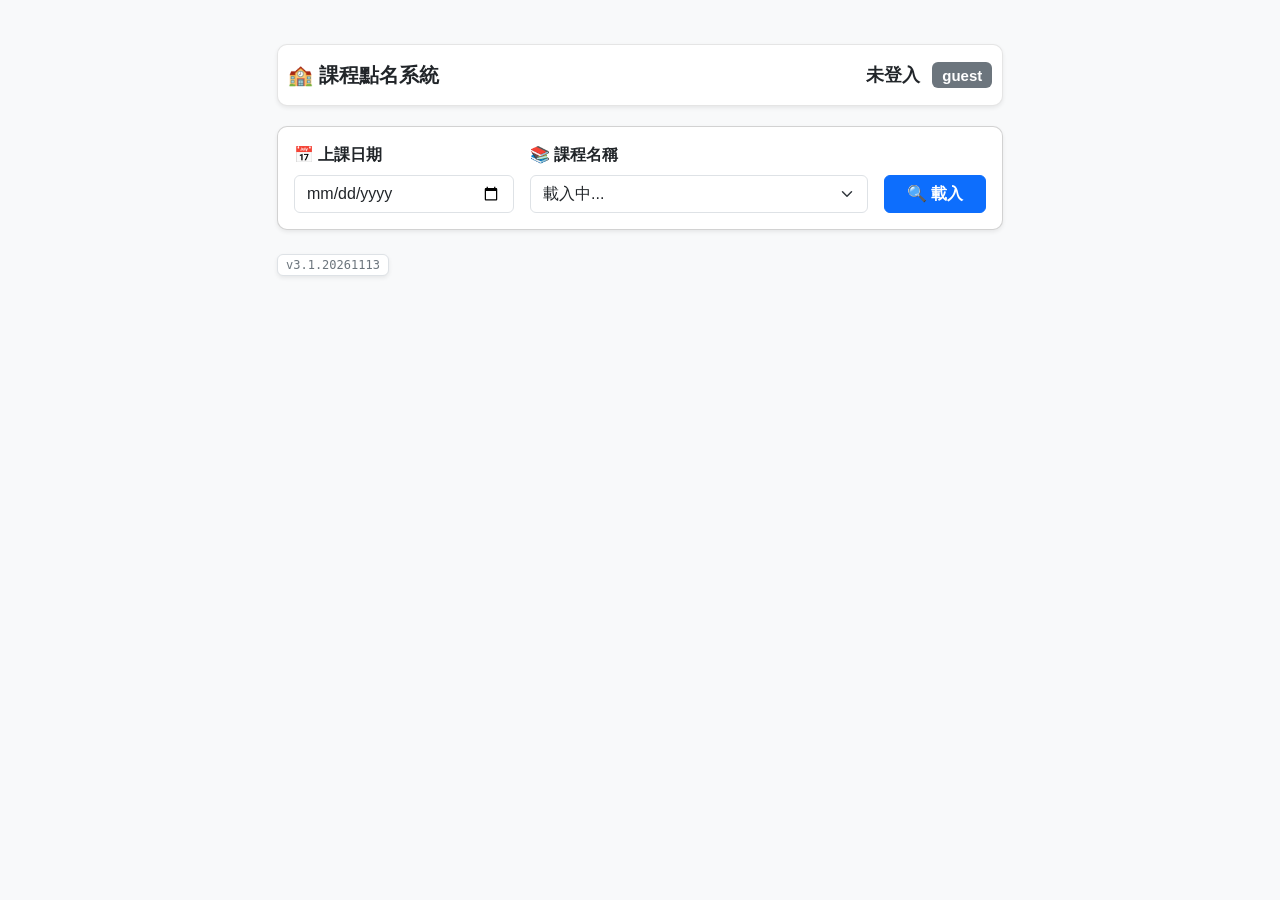
<file: index.html>
<!DOCTYPE html>
<html>
  <head>
    <meta charset="utf-8">
    <meta name="viewport" content="width=device-width, initial-scale=1">
    <link class="school-icon" rel="icon" type="image/png" href="">
    <link class="school-icon" rel="apple-touch-icon" href="">
    <title id="page-title">點名系統</title>
    
    
    <!-- Google Identity Services SDK -->
    <script src="https://accounts.google.com/gsi/client" async defer></script>
    
    <!-- Bootstrap 5 CSS -->
    <link href="https://cdn.jsdelivr.net/npm/bootstrap@5.3.0/dist/css/bootstrap.min.css" rel="stylesheet">
    
    <!-- 引入外部 CSS 檔案 -->
    <link rel="stylesheet" href="style.css">
  </head>
  <body class="bg-light">

    <!-- 浮動訊息提示框 -->
    <div id="msgAlert" class="alert alert-dismissible fade shadow" role="alert">
      <span id="msgContent"></span>
      <button type="button" class="btn-close" onclick="this.parentElement.style.display='none';"></button>
    </div>
    
    <!-- 🎯 用同一個 app-container 把導覽列與下方所有內容全部包在同一個寬度限制內 -->
    <div class="container py-4 app-container">
    

      <!-- 頂端導覽列 -->
      <nav class="navbar navbar-expand-lg navbar-light bg-white border mb-4 d-print-none shadow-sm" style="border-radius: 10px; padding: 10px 16px;">
              <div class="container-fluid px-0 navbar-brand fw-bold text-dark d-flex align-items-center m-0 w-100 gap-2">
              <span>🏫 <span id="system-title">課程點名系統</span></span>
              <div class="d-flex align-items-center gap-2 ms-auto justify-content-end">
                  <strong id="userNameSpan" class="text-dark small">未登入</strong> 
                  <span id="roleBadge" class="badge bg-secondary ms-1">guest</span>
                  <button id="adminBtn" class="btn btn-warning btn-sm fw-bold text-dark shadow-sm" style="display:none;" onclick="switchToAdminPage()">⚙ 管理員後台</button>
                  <button id="frontBtn" class="btn btn-outline-secondary btn-sm fw-bold" style="display:none;" onclick="switchToFrontPage()">📝 返回點名頁</button>
              </div>
      
          </div>
      </nav>

      <!-- ================= 1. 前台：教師點名與查閱介面 ================= -->
      <div id="frontView">
        <div class="card shadow-sm mb-4 d-print-none">
          <div class="card-body">
            
            <!-- 唯讀提示區塊 -->
            <div id="readOnlyNotice" class="alert alert-warning py-2 mb-3 fw-bold" style="display: none;">
              👁 唯讀模式：無法修改或儲存點名資料。
            </div>

            <div class="row g-3 align-items-end">
              <div class="col-md-4">
                <label for="attDate" class="form-label fw-bold">📅 上課日期</label>
                <input type="date" id="attDate" class="form-control" onchange="loadAttendanceRoster()">
              </div>
              <div class="col-md-6">
                <label for="courseSelect" class="form-label fw-bold">📚 課程名稱</label>
                <select id="courseSelect" class="form-select" onchange="loadAttendanceRoster()">
                  <option value="">載入中...</option>
                </select>
              </div>
              <div class="col-md-2">
                <button class="btn btn-primary w-100 fw-bold d-flex justify-content-center align-items-center gap-1" onclick="loadAttendanceRoster()">
                  <span>🔍</span> 載入
                </button>
              </div>
            </div>
          </div>
        </div>

        <!-- 點名主體區塊 (預設隱藏，讀取資料後顯示) -->
        <div id="attendanceBlock" style="display: none;" class="card shadow-sm mb-4">
          
          <!-- 卡片頂部：左側為節次分頁，右側為儲存與列印按鈕 -->
          <div class="card-header bg-light d-flex justify-content-between align-items-center py-2 px-3 d-print-none flex-wrap gap-2">
            <ul class="nav nav-tabs card-header-tabs border-bottom-0 mb-0" id="periodTabs">
              <!-- 動態產生節次分頁 -->
            </ul>
            <div class="d-flex align-items-center gap-2">
              <button class="btn btn-outline-dark btn-sm d-print-none fw-bold" onclick="printFront()">🖨 列印點名單</button>
              <button id="saveBtn" class="btn btn-success btn-sm px-3 fw-bold shadow-sm" onclick="submitAttendance()">💾 儲存點名</button>
            </div>
          </div>

          <!-- 卡片內容區 -->
          <div class="card-body px-3">
            
            <!-- 簽章與確認資訊橫幅 -->
            <div id="confirmBadge" class="alert alert-success d-flex justify-content-between align-items-center py-2 mb-3 shadow-sm" style="display: none !important;">
              <div>
                🖋️ <strong>點名簽章：</strong> 
                <span id="confirmTeacher" class="fw-bold text-dark"></span> 老師於 <span id="confirmTime" class="text-dark"></span> 完成點名
              </div>
              <div class="badge bg-success">已完成點名</div>
            </div>
           
            <div id="studentListContainer">
              <!-- 動態渲染學生資料列 -->
            </div>
          </div>

        </div>
      </div>


      <!-- ================= 2. 後台：管理員與督導綜合管理介面 ================= -->
      <div id="adminView" style="display: none;">
        <!-- 🎯 關鍵修復：這裡的 card 移除 d-print-none，允許內容列印 -->
        <div class="card shadow-sm mb-4">
          <div class="card-body">
            <!-- 僅標題與查詢區塊設定 d-print-none 隱藏 -->
            <div class="d-flex justify-content-between align-items-center flex-wrap gap-3 mb-3 d-print-none">
              <h4 class="card-title fw-bold text-danger mb-0">⚙️ 後台管理中心</h4>
              
              <!-- 後台日期查詢過濾 -->
              <div class="d-flex align-items-center gap-2 d-print-none">
                <label for="adminQueryDate" class="fw-bold text-nowrap">查詢日期：</label>
                <input type="date" id="adminQueryDate" class="form-control" onchange="loadAdminSummary()">
                <button class="btn btn-outline-secondary btn-sm text-nowrap" onclick="loadAdminSummary()">重新整理</button>
              </div>
            </div>

            <!-- 後台子分頁導覽標籤設定 d-print-none 隱藏 -->
            <ul class="nav nav-pills nav-fill border-top pt-3 d-print-none mb-0" id="adminTabs">
              <li class="nav-item">
                <button class="nav-link active fw-bold" id="tab-courses" onclick="switchAdminSubTab('courses')">📚 點名單概況</button>
              </li>
              <li class="nav-item">
                <button class="nav-link fw-bold" id="tab-absent" onclick="switchAdminSubTab('absent')">⚠ 缺曠名單</button>
              </li>
            </ul>
          </div>

          <!-- 子分頁 1：全校課程點名概況 -->
          <div id="adminSubTabCourses" class="admin-sub-tab border-top">
            <div class="card-header bg-white py-3 border-0">
              <h5 class="mb-0 fw-bold text-primary">📚 點名狀態總覽</h5>
            </div>
            <div class="card-body pt-0">
              <div class="table-responsive">
                <table class="table table-hover align-middle mb-0">
                  <thead class="table-light">
                    <tr>
                      <th style="width: 25%;">課程代碼 / 名稱</th>
                      <th style="width: 20%;">授課教師</th>
                      <th style="width: 40%;">點名狀況</th>
                      <th style="width: 15%;">快速操作</th>
                    </tr>
                  </thead>
                  <tbody id="adminCourseTableBody">
                    <!-- 動態載入課程排程概況 -->
                  </tbody>
                </table>
              </div>
            </div>
          </div>

          <!-- 子分頁 2：全校缺曠名單總表 -->
          <div id="adminSubTabAbsent" class="admin-sub-tab border-top" style="display: none;">
            <div class="card-header bg-white py-3 d-flex justify-content-between align-items-center border-0">
              <h5 class="mb-0 fw-bold text-danger">⚠️ 缺曠名單總表 <span id="absentReportDate" class="text-muted small"></span></h5>
              <div class="d-flex align-items-center gap-2 d-print-none">
                <button class="btn btn-outline-dark btn-sm" onclick="printAdmin()">🖨️ 列印報表</button>
                <button id="downloadTxtBtn" class="btn btn-outline-dark btn-sm" onclick="downloadAbsenceTxt()">📄 下載TXT</button>
              </div>
            </div>
            <div class="card-body pt-0">
              <div class="table-responsive">
                <table class="table table-bordered table-striped align-middle mb-0 text-center">
                  <thead class="table-danger">
                  <tr>
                    <th style="width: 8%;">班級</th>
                    <th style="width: 8%;">座號</th>
                    <th style="width: 12%;">學生姓名</th>
                    <th style="width: 27%;">節次與缺勤狀態</th>
                    <th style="width: 33%;">課程名稱</th>
                    <th style="width: 12%;" class="d-print-none">操作</th> 
                  </tr>
                </thead>
                  <tbody id="adminAbsentTableBody">
                    <!-- 動態渲染一人一列的缺席紀錄 -->
                  </tbody>
                </table>
              </div>
            </div>
          </div>

        </div>
      </div>
      <div class="d-flex justify-content-between align-items-center flex-wrap gap-2 w-100 mt-2 mb-4">
        <span class="badge bg-white text-secondary border shadow-sm fw-normal px-2 py-1 d-print-none" style="font-size: 0.75rem; font-family: monospace;">
        v3.1.20261113
        </span>
        <div id="g_id_signin_container"></div>
      </div>
    </div> <!-- 統一的 app-container 結尾 -->

    <!-- Bootstrap 5 JS Bundle -->
    <script src="https://cdn.jsdelivr.net/npm/bootstrap@5.3.0/dist/js/bootstrap.bundle.min.js"></script>
    
    <!-- 引入前端 JavaScript 邏輯檔案 -->
    <script src="JS_Front.js"></script>
    <script src="JS_Admin.js"></script>
    <script src="Print.js"></script>
  </body>
</html>
</file>
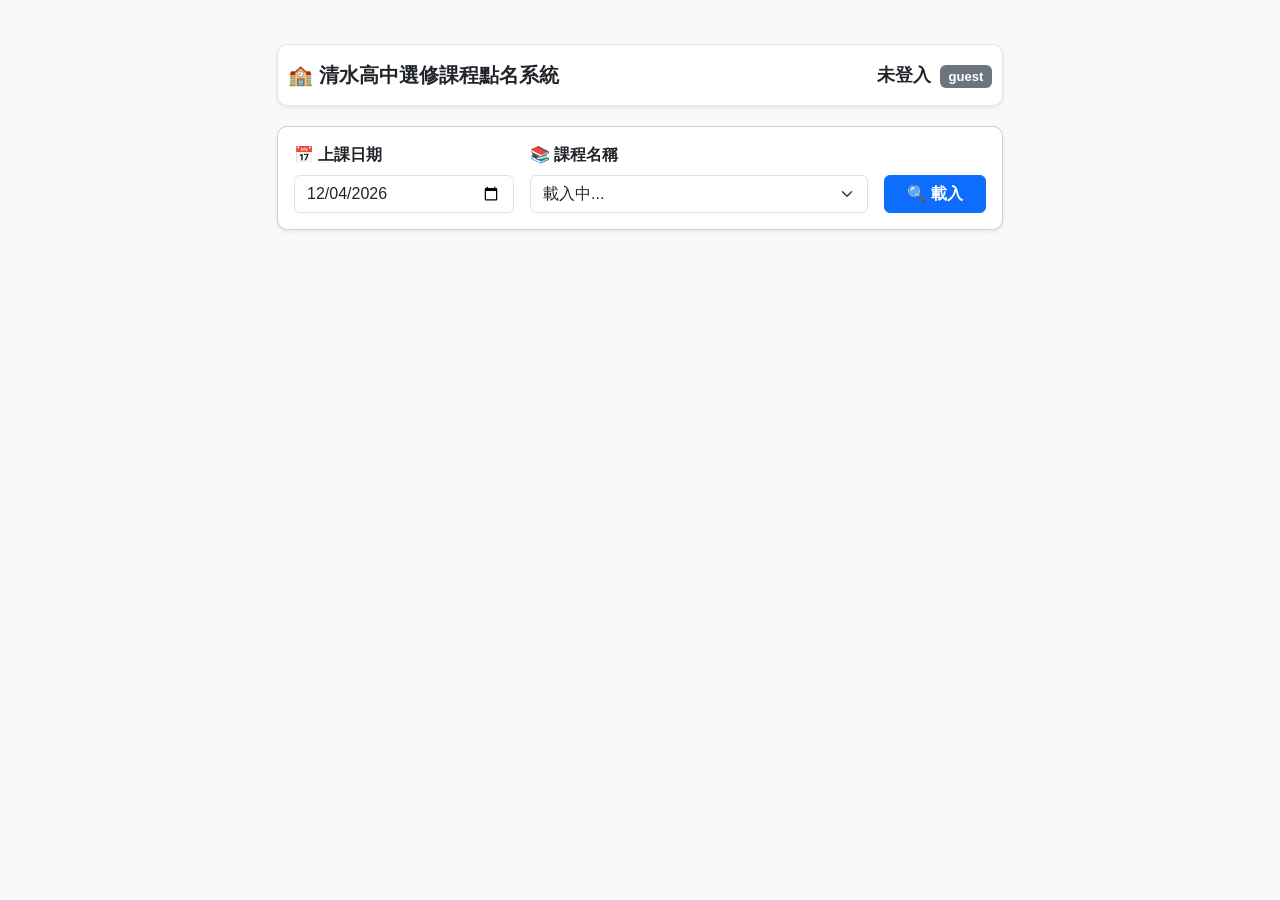
<file: cshs.html>
<!DOCTYPE html>
<html>
  <head>
    <meta charset="utf-8">
    <meta name="viewport" content="width=device-width, initial-scale=1">
    <link rel="icon" type="image/png" href="cshs.png">
    <link rel="apple-touch-icon" href="cshs.png">
    <title>清水高中選修課程點名系統</title>
    
    <!-- Google Identity Services SDK -->
    <script src="https://accounts.google.com/gsi/client" async defer></script>
    
    <!-- Bootstrap 5 CSS -->
    <link href="https://cdn.jsdelivr.net/npm/bootstrap@5.3.0/dist/css/bootstrap.min.css" rel="stylesheet">
    
    <!-- 引入外部 CSS 檔案 -->
    <link rel="stylesheet" href="style.css">
  </head>
  <body class="bg-light">

    <!-- 浮動訊息提示框 -->
    <div id="msgAlert" class="alert alert-dismissible fade shadow" role="alert">
      <span id="msgContent"></span>
      <button type="button" class="btn-close" onclick="this.parentElement.style.display='none';"></button>
    </div>
    
    <!-- 🎯 用同一個 app-container 把導覽列與下方所有內容全部包在同一個寬度限制內 -->
    <div class="container py-4 app-container">
    

      <!-- 頂端導覽列 -->
      
      <nav class="navbar navbar-expand-lg navbar-light bg-white border mb-4 d-print-none shadow-sm" style="border-radius: 10px; padding: 10px 16px;">
        <div class="container-fluid px-0 navbar-brand fw-bold text-dark d-flex align-items-center justify-content-between m-0 w-100">
          
          <span>🏫 清水高中選修課程點名系統</span>
          <div class="d-flex align-items-center gap-2">
            <span class="small text-secondary d-none d-md-inline">
              <strong id="userNameSpan" class="text-dark">未登入</strong> 
              <span id="roleBadge" class="badge bg-secondary ms-1">guest</span>
            </span>
            
            <button id="adminBtn" class="btn btn-warning btn-sm fw-bold text-dark shadow-sm" style="display:none;" onclick="switchToAdminPage()">⚙ 管理員後台</button>
            <button id="frontBtn" class="btn btn-outline-secondary btn-sm fw-bold" style="display:none;" onclick="switchToFrontPage()">📝 返回點名頁</button>

            
            
            <!--
            <button id="switchBtn" class="btn btn-outline-primary btn-sm d-flex align-items-center gap-1" style="display:none;" onclick="switchAccount()">
              <span>🔄</span> 切換帳號
            </button>
            -->
          </div>
        </div>
      </nav>

      <!-- ================= 1. 前台：教師點名與查閱介面 ================= -->
      <div id="frontView">
        <div class="card shadow-sm mb-4 d-print-none">
          <div class="card-body">
            
            <!-- 唯讀提示區塊 -->
            <div id="readOnlyNotice" class="alert alert-warning py-2 mb-3 fw-bold" style="display: none;">
              👁 唯讀模式：無法修改或儲存點名資料。
            </div>

            <div class="row g-3 align-items-end">
              <div class="col-md-4">
                <label for="attDate" class="form-label fw-bold">📅 上課日期</label>
                <input type="date" id="attDate" class="form-control" onchange="loadAttendanceRoster()">
              </div>
              <div class="col-md-6">
                <label for="courseSelect" class="form-label fw-bold">📚 課程名稱</label>
                <select id="courseSelect" class="form-select" onchange="loadAttendanceRoster()">
                  <option value="">載入中...</option>
                </select>
              </div>
              <div class="col-md-2">
                <button class="btn btn-primary w-100 fw-bold d-flex justify-content-center align-items-center gap-1" onclick="loadAttendanceRoster()">
                  <span>🔍</span> 載入
                </button>
              </div>
            </div>
          </div>
        </div>

        <!-- 點名主體區塊 (預設隱藏，讀取資料後顯示) -->
        <div id="attendanceBlock" style="display: none;" class="card shadow-sm mb-4">
          
          <!-- 卡片頂部：左側為節次分頁，右側為儲存與列印按鈕 -->
          <div class="card-header bg-light d-flex justify-content-between align-items-center py-2 px-3 d-print-none flex-wrap gap-2">
            <ul class="nav nav-tabs card-header-tabs border-bottom-0 mb-0" id="periodTabs">
              <!-- 動態產生節次分頁 -->
            </ul>
            <div class="d-flex align-items-center gap-2">
              <button class="btn btn-outline-dark btn-sm d-print-none fw-bold" onclick="printFront()">🖨 列印點名單</button>
              <button id="saveBtn" class="btn btn-success btn-sm px-3 fw-bold shadow-sm" onclick="submitAttendance()">💾 儲存點名</button>
            </div>
          </div>

          <!-- 卡片內容區 -->
          <div class="card-body px-3">
            
            <!-- 簽章與確認資訊橫幅 -->
            <div id="confirmBadge" class="alert alert-success d-flex justify-content-between align-items-center py-2 mb-3 shadow-sm" style="display: none !important;">
              <div>
                🖋️ <strong>點名簽章：</strong> 
                <span id="confirmTeacher" class="fw-bold text-dark"></span> 老師於 <span id="confirmTime" class="text-dark"></span> 完成點名
              </div>
              <div class="badge bg-success">已完成點名</div>
            </div>
           
            <div id="studentListContainer">
              <!-- 動態渲染學生資料列 -->
            </div>
          </div>

        </div>
      </div>


      <!-- ================= 2. 後台：管理員與督導綜合管理介面 ================= -->
      <div id="adminView" style="display: none;">
        <!-- 🎯 關鍵修復：這裡的 card 移除 d-print-none，允許內容列印 -->
        <div class="card shadow-sm mb-4">
          <div class="card-body">
            <!-- 僅標題與查詢區塊設定 d-print-none 隱藏 -->
            <div class="d-flex justify-content-between align-items-center flex-wrap gap-3 mb-3 d-print-none">
              <h4 class="card-title fw-bold text-danger mb-0">⚙️ 後台管理中心</h4>
              
              <!-- 後台日期查詢過濾 -->
              <div class="d-flex align-items-center gap-2 d-print-none">
                <label for="adminQueryDate" class="fw-bold text-nowrap">查詢日期：</label>
                <input type="date" id="adminQueryDate" class="form-control" onchange="loadAdminSummary()">
                <button class="btn btn-outline-secondary btn-sm text-nowrap" onclick="loadAdminSummary()">重新整理</button>
              </div>
            </div>

            <!-- 後台子分頁導覽標籤設定 d-print-none 隱藏 -->
            <ul class="nav nav-pills nav-fill border-top pt-3 d-print-none mb-0" id="adminTabs">
              <li class="nav-item">
                <button class="nav-link active fw-bold" id="tab-courses" onclick="switchAdminSubTab('courses')">📚 點名單概況</button>
              </li>
              <li class="nav-item">
                <button class="nav-link fw-bold" id="tab-absent" onclick="switchAdminSubTab('absent')">⚠ 缺曠名單</button>
              </li>
            </ul>
          </div>

          <!-- 子分頁 1：全校課程點名概況 -->
          <div id="adminSubTabCourses" class="admin-sub-tab border-top">
            <div class="card-header bg-white py-3 border-0">
              <h5 class="mb-0 fw-bold text-primary">📚 點名狀態總覽</h5>
            </div>
            <div class="card-body pt-0">
              <div class="table-responsive">
                <table class="table table-hover align-middle mb-0">
                  <thead class="table-light">
                    <tr>
                      <th style="width: 25%;">課程代碼 / 名稱</th>
                      <th style="width: 20%;">授課教師</th>
                      <th style="width: 40%;">點名狀況</th>
                      <th style="width: 15%;">快速操作</th>
                    </tr>
                  </thead>
                  <tbody id="adminCourseTableBody">
                    <!-- 動態載入課程排程概況 -->
                  </tbody>
                </table>
              </div>
            </div>
          </div>

          <!-- 子分頁 2：全校缺曠名單總表 -->
          <div id="adminSubTabAbsent" class="admin-sub-tab border-top" style="display: none;">
            <div class="card-header bg-white py-3 d-flex justify-content-between align-items-center border-0">
              <h5 class="mb-0 fw-bold text-danger">⚠️ 缺曠名單總表 <span id="absentReportDate" class="text-muted small"></span></h5>
              <button class="btn btn-outline-dark btn-sm d-print-none" onclick="printAdmin()">🖨️ 列印缺曠報表</button>
            </div>
            <div class="card-body pt-0">
              <div class="table-responsive">
                <table class="table table-bordered table-striped align-middle mb-0 text-center">
                  <thead class="table-danger">
                    <tr>
                      <th style="width: 10%;">班級</th>
                      <th style="width: 10%;">座號</th>
                      <th style="width: 15%;">學生姓名</th>
                      <th style="width: 30%;">節次與缺勤狀態</th>
                      <th style="width: 35%;">課程名稱</th>
                    </tr>
                  </thead>
                  <tbody id="adminAbsentTableBody">
                    <!-- 動態渲染一人一列的缺席紀錄 -->
                  </tbody>
                </table>
              </div>
            </div>
          </div>

        </div>
      </div>
      <!-- 🔑 Google 官方登入按鈕自動渲染容器 -->
      <div class="d-flex justify-content-end w-100"><div id="g_id_signin_container"></div></div>

    </div> <!-- 👈 統一的 app-container 結尾 -->

    <!-- Bootstrap 5 JS Bundle -->
    <script src="https://cdn.jsdelivr.net/npm/bootstrap@5.3.0/dist/js/bootstrap.bundle.min.js"></script>
    
    <!-- 引入前端 JavaScript 邏輯檔案 -->
    <script src="JS_Front.js"></script>
    <script src="JS_Admin.js"></script>
    <script src="Print.js"></script>
  </body>
</html>
</file>
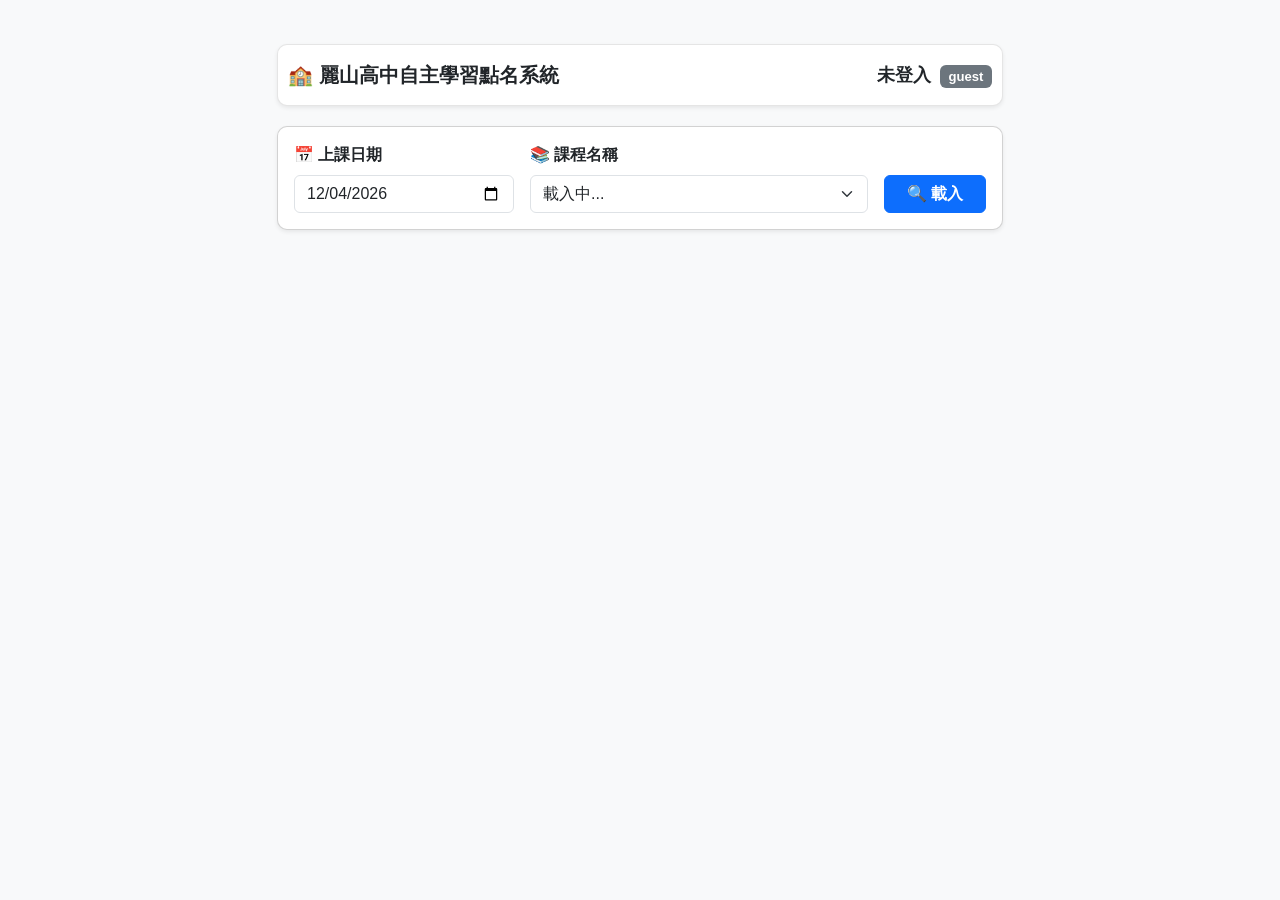
<file: lssh.html>
<!DOCTYPE html>
<html>
  <head>
    <meta charset="utf-8">
    <meta name="viewport" content="width=device-width, initial-scale=1">
    <link rel="icon" type="image/png" href="lssh.png">
    <link rel="apple-touch-icon" href="lssh.png">
    <title>麗山高中自主學習點名系統</title>
    
    <!-- Google Identity Services SDK -->
    <script src="https://accounts.google.com/gsi/client" async defer></script>
    
    <!-- Bootstrap 5 CSS -->
    <link href="https://cdn.jsdelivr.net/npm/bootstrap@5.3.0/dist/css/bootstrap.min.css" rel="stylesheet">
    
    <!-- 引入外部 CSS 檔案 -->
    <link rel="stylesheet" href="style.css">
  </head>
  <body class="bg-light">

    <!-- 浮動訊息提示框 -->
    <div id="msgAlert" class="alert alert-dismissible fade shadow" role="alert">
      <span id="msgContent"></span>
      <button type="button" class="btn-close" onclick="this.parentElement.style.display='none';"></button>
    </div>
    
    <!-- 🎯 用同一個 app-container 把導覽列與下方所有內容全部包在同一個寬度限制內 -->
    <div class="container py-4 app-container">
    

      <!-- 頂端導覽列 -->
      
      <nav class="navbar navbar-expand-lg navbar-light bg-white border mb-4 d-print-none shadow-sm" style="border-radius: 10px; padding: 10px 16px;">
        <div class="container-fluid px-0 navbar-brand fw-bold text-dark d-flex align-items-center justify-content-between m-0 w-100">
          
          <span>🏫 麗山高中自主學習點名系統</span>
          <div class="d-flex align-items-center gap-2">
            <span class="small text-secondary d-none d-md-inline">
              <strong id="userNameSpan" class="text-dark">未登入</strong> 
              <span id="roleBadge" class="badge bg-secondary ms-1">guest</span>
            </span>
            
            <button id="adminBtn" class="btn btn-warning btn-sm fw-bold text-dark shadow-sm" style="display:none;" onclick="switchToAdminPage()">⚙ 管理員後台</button>
            <button id="frontBtn" class="btn btn-outline-secondary btn-sm fw-bold" style="display:none;" onclick="switchToFrontPage()">📝 返回點名頁</button>

            
            
            <!--
            <button id="switchBtn" class="btn btn-outline-primary btn-sm d-flex align-items-center gap-1" style="display:none;" onclick="switchAccount()">
              <span>🔄</span> 切換帳號
            </button>
            -->
          </div>
        </div>
      </nav>

      <!-- ================= 1. 前台：教師點名與查閱介面 ================= -->
      <div id="frontView">
        <div class="card shadow-sm mb-4 d-print-none">
          <div class="card-body">
            
            <!-- 唯讀提示區塊 -->
            <div id="readOnlyNotice" class="alert alert-warning py-2 mb-3 fw-bold" style="display: none;">
              👁 唯讀模式：無法修改或儲存點名資料。
            </div>

            <div class="row g-3 align-items-end">
              <div class="col-md-4">
                <label for="attDate" class="form-label fw-bold">📅 上課日期</label>
                <input type="date" id="attDate" class="form-control" onchange="loadAttendanceRoster()">
              </div>
              <div class="col-md-6">
                <label for="courseSelect" class="form-label fw-bold">📚 課程名稱</label>
                <select id="courseSelect" class="form-select" onchange="loadAttendanceRoster()">
                  <option value="">載入中...</option>
                </select>
              </div>
              <div class="col-md-2">
                <button class="btn btn-primary w-100 fw-bold d-flex justify-content-center align-items-center gap-1" onclick="loadAttendanceRoster()">
                  <span>🔍</span> 載入
                </button>
              </div>
            </div>
          </div>
        </div>

        <!-- 點名主體區塊 (預設隱藏，讀取資料後顯示) -->
        <div id="attendanceBlock" style="display: none;" class="card shadow-sm mb-4">
          
          <!-- 卡片頂部：左側為節次分頁，右側為儲存與列印按鈕 -->
          <div class="card-header bg-light d-flex justify-content-between align-items-center py-2 px-3 d-print-none flex-wrap gap-2">
            <ul class="nav nav-tabs card-header-tabs border-bottom-0 mb-0" id="periodTabs">
              <!-- 動態產生節次分頁 -->
            </ul>
            <div class="d-flex align-items-center gap-2">
              <button class="btn btn-outline-dark btn-sm d-print-none fw-bold" onclick="printFront()">🖨 列印點名單</button>
              <button id="saveBtn" class="btn btn-success btn-sm px-3 fw-bold shadow-sm" onclick="submitAttendance()">💾 儲存點名</button>
            </div>
          </div>

          <!-- 卡片內容區 -->
          <div class="card-body px-3">
            
            <!-- 簽章與確認資訊橫幅 -->
            <div id="confirmBadge" class="alert alert-success d-flex justify-content-between align-items-center py-2 mb-3 shadow-sm" style="display: none !important;">
              <div>
                🖋️ <strong>點名簽章：</strong> 
                <span id="confirmTeacher" class="fw-bold text-dark"></span> 老師於 <span id="confirmTime" class="text-dark"></span> 完成點名
              </div>
              <div class="badge bg-success">已完成點名</div>
            </div>
           
            <div id="studentListContainer">
              <!-- 動態渲染學生資料列 -->
            </div>
          </div>

        </div>
      </div>


      <!-- ================= 2. 後台：管理員與督導綜合管理介面 ================= -->
      <div id="adminView" style="display: none;">
        <!-- 🎯 關鍵修復：這裡的 card 移除 d-print-none，允許內容列印 -->
        <div class="card shadow-sm mb-4">
          <div class="card-body">
            <!-- 僅標題與查詢區塊設定 d-print-none 隱藏 -->
            <div class="d-flex justify-content-between align-items-center flex-wrap gap-3 mb-3 d-print-none">
              <h4 class="card-title fw-bold text-danger mb-0">⚙️ 後台管理中心</h4>
              
              <!-- 後台日期查詢過濾 -->
              <div class="d-flex align-items-center gap-2 d-print-none">
                <label for="adminQueryDate" class="fw-bold text-nowrap">查詢日期：</label>
                <input type="date" id="adminQueryDate" class="form-control" onchange="loadAdminSummary()">
                <button class="btn btn-outline-secondary btn-sm text-nowrap" onclick="loadAdminSummary()">重新整理</button>
              </div>
            </div>

            <!-- 後台子分頁導覽標籤設定 d-print-none 隱藏 -->
            <ul class="nav nav-pills nav-fill border-top pt-3 d-print-none mb-0" id="adminTabs">
              <li class="nav-item">
                <button class="nav-link active fw-bold" id="tab-courses" onclick="switchAdminSubTab('courses')">📚 點名單概況</button>
              </li>
              <li class="nav-item">
                <button class="nav-link fw-bold" id="tab-absent" onclick="switchAdminSubTab('absent')">⚠ 缺曠名單</button>
              </li>
            </ul>
          </div>

          <!-- 子分頁 1：全校課程點名概況 -->
          <div id="adminSubTabCourses" class="admin-sub-tab border-top">
            <div class="card-header bg-white py-3 border-0">
              <h5 class="mb-0 fw-bold text-primary">📚 點名狀態總覽</h5>
            </div>
            <div class="card-body pt-0">
              <div class="table-responsive">
                <table class="table table-hover align-middle mb-0">
                  <thead class="table-light">
                    <tr>
                      <th style="width: 25%;">課程代碼 / 名稱</th>
                      <th style="width: 20%;">授課教師</th>
                      <th style="width: 40%;">點名狀況</th>
                      <th style="width: 15%;">快速操作</th>
                    </tr>
                  </thead>
                  <tbody id="adminCourseTableBody">
                    <!-- 動態載入課程排程概況 -->
                  </tbody>
                </table>
              </div>
            </div>
          </div>

          <!-- 子分頁 2：全校缺曠名單總表 -->
          <div id="adminSubTabAbsent" class="admin-sub-tab border-top" style="display: none;">
            <div class="card-header bg-white py-3 d-flex justify-content-between align-items-center border-0">
              <h5 class="mb-0 fw-bold text-danger">⚠️ 缺曠名單總表 <span id="absentReportDate" class="text-muted small"></span></h5>
              <button class="btn btn-outline-dark btn-sm d-print-none" onclick="printAdmin()">🖨️ 列印缺曠報表</button>
            </div>
            <div class="card-body pt-0">
              <div class="table-responsive">
                <table class="table table-bordered table-striped align-middle mb-0 text-center">
                  <thead class="table-danger">
                    <tr>
                      <th style="width: 10%;">班級</th>
                      <th style="width: 10%;">座號</th>
                      <th style="width: 15%;">學生姓名</th>
                      <th style="width: 30%;">節次與缺勤狀態</th>
                      <th style="width: 35%;">課程名稱</th>
                    </tr>
                  </thead>
                  <tbody id="adminAbsentTableBody">
                    <!-- 動態渲染一人一列的缺席紀錄 -->
                  </tbody>
                </table>
              </div>
            </div>
          </div>

        </div>
      </div>
      <!-- 🔑 Google 官方登入按鈕自動渲染容器 -->
      <div class="d-flex justify-content-end w-100"><div id="g_id_signin_container"></div></div>

    </div> <!-- 👈 統一的 app-container 結尾 -->

    <!-- Bootstrap 5 JS Bundle -->
    <script src="https://cdn.jsdelivr.net/npm/bootstrap@5.3.0/dist/js/bootstrap.bundle.min.js"></script>
    
    <!-- 引入前端 JavaScript 邏輯檔案 -->
    <script src="JS_Front.js"></script>
    <script src="JS_Admin.js"></script>
    <script src="Print.js"></script>
  </body>
</html>
</file>
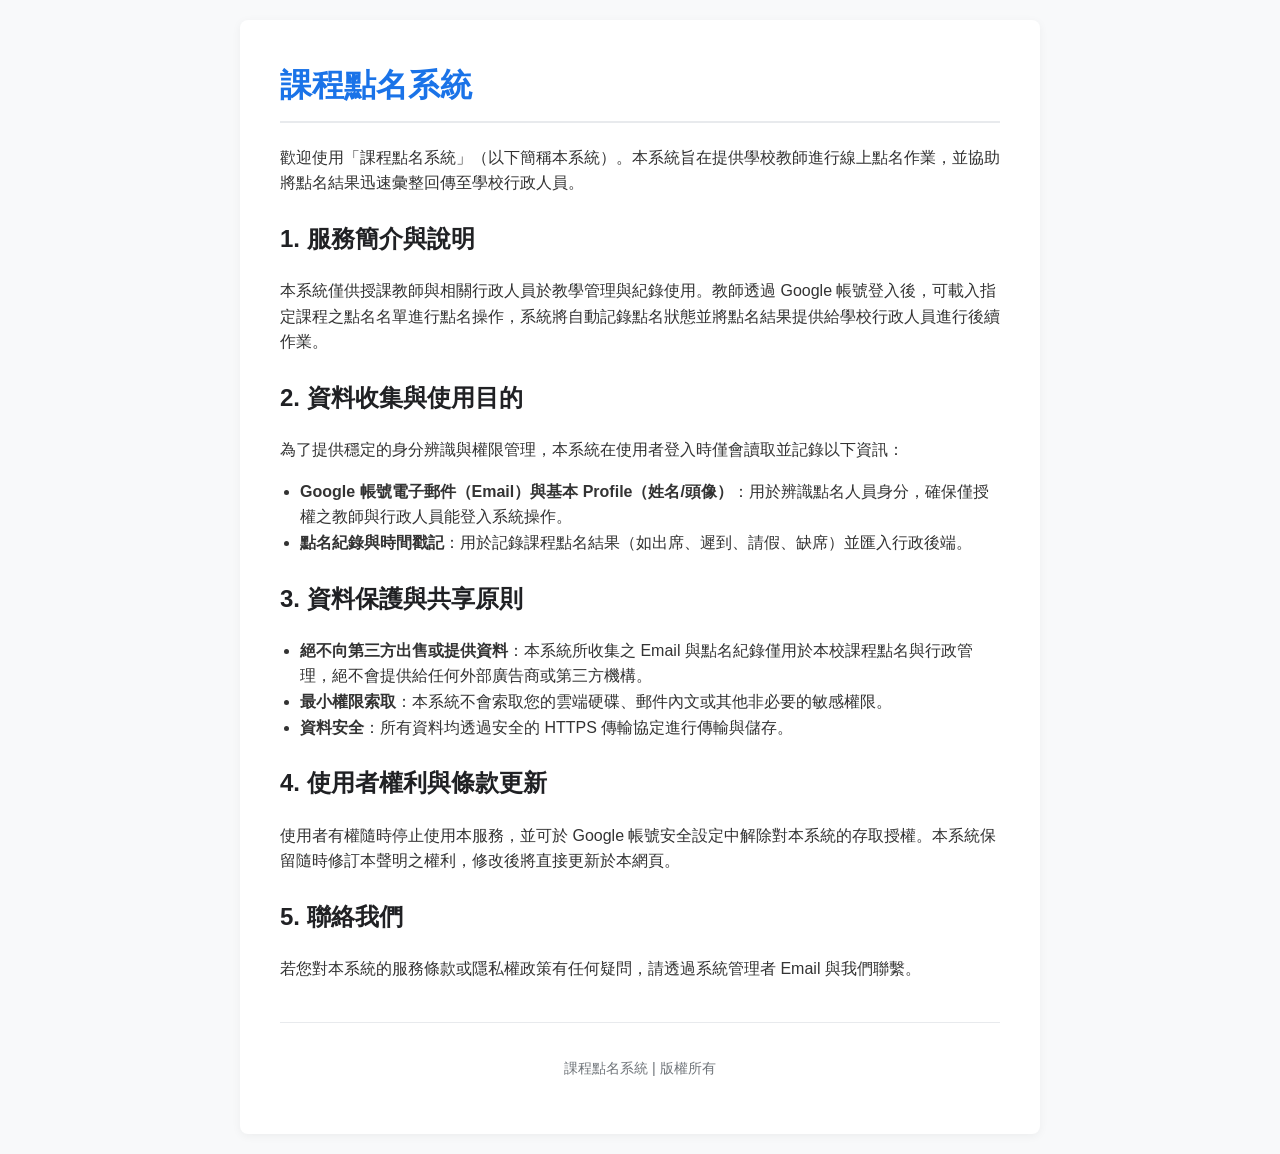
<file: privacy.html>
<!DOCTYPE html>
<html lang="zh-TW">
<head>
  <meta charset="UTF-8">
  <meta name="viewport" content="width=device-width, initial-scale=1.0">
  <title>課程點名系統 - 服務條款與隱私權政策</title>
  <style>
    body {
      font-family: -apple-system, BlinkMacSystemFont, "Segoe UI", Roboto, "Helvetica Neue", Arial, sans-serif;
      line-height: 1.6;
      color: #333;
      max-width: 800px;
      margin: 0 auto;
      padding: 20px;
      background-color: #f8f9fa;
    }
    .container {
      background: #ffffff;
      padding: 40px;
      border-radius: 8px;
      box-shadow: 0 2px 10px rgba(0,0,0,0.05);
    }
    h1 {
      color: #1a73e8;
      border-bottom: 2px solid #e8eaed;
      padding-bottom: 10px;
      margin-top: 0;
    }
    h2 {
      color: #202124;
      margin-top: 24px;
    }
    ul {
      padding-left: 20px;
    }
    .footer {
      margin-top: 40px;
      text-align: center;
      font-size: 0.9em;
      color: #70757a;
      border-top: 1px solid #e8eaed;
      padding-top: 20px;
    }
  </style>
</head>
<body>
  <div class="container">
    <h1>課程點名系統</h1>
    <p>歡迎使用「課程點名系統」（以下簡稱本系統）。本系統旨在提供學校教師進行線上點名作業，並協助將點名結果迅速彙整回傳至學校行政人員。</p>

    <h2>1. 服務簡介與說明</h2>
    <p>本系統僅供授課教師與相關行政人員於教學管理與紀錄使用。教師透過 Google 帳號登入後，可載入指定課程之點名名單進行點名操作，系統將自動記錄點名狀態並將點名結果提供給學校行政人員進行後續作業。</p>

    <h2>2. 資料收集與使用目的</h2>
    <p>為了提供穩定的身分辨識與權限管理，本系統在使用者登入時僅會讀取並記錄以下資訊：</p>
    <ul>
      <li><strong>Google 帳號電子郵件（Email）與基本 Profile（姓名/頭像）</strong>：用於辨識點名人員身分，確保僅授權之教師與行政人員能登入系統操作。</li>
      <li><strong>點名紀錄與時間戳記</strong>：用於記錄課程點名結果（如出席、遲到、請假、缺席）並匯入行政後端。</li>
    </ul>

    <h2>3. 資料保護與共享原則</h2>
    <ul>
      <li><strong>絕不向第三方出售或提供資料</strong>：本系統所收集之 Email 與點名紀錄僅用於本校課程點名與行政管理，絕不會提供給任何外部廣告商或第三方機構。</li>
      <li><strong>最小權限索取</strong>：本系統不會索取您的雲端硬碟、郵件內文或其他非必要的敏感權限。</li>
      <li><strong>資料安全</strong>：所有資料均透過安全的 HTTPS 傳輸協定進行傳輸與儲存。</li>
    </ul>

    <h2>4. 使用者權利與條款更新</h2>
    <p>使用者有權隨時停止使用本服務，並可於 Google 帳號安全設定中解除對本系統的存取授權。本系統保留隨時修訂本聲明之權利，修改後將直接更新於本網頁。</p>

    <h2>5. 聯絡我們</h2>
    <p>若您對本系統的服務條款或隱私權政策有任何疑問，請透過系統管理者 Email 與我們聯繫。</p>

    <div class="footer">
      <p> 課程點名系統 | 版權所有</p>
    </div>
  </div>
</body>
</html>
</file>
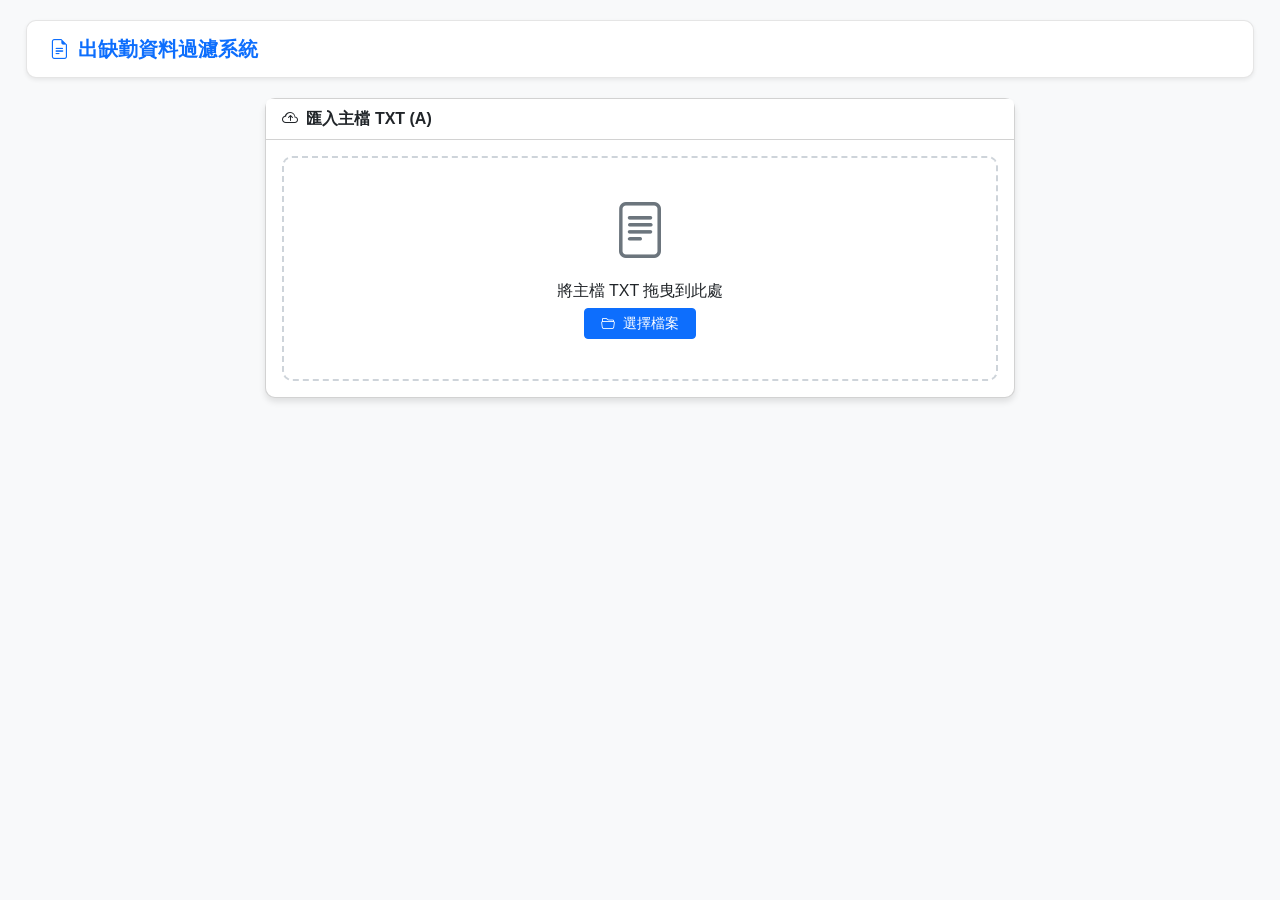
<file: OSA/rollcall_filter.html>
<!DOCTYPE html>
<html lang="zh-Hant">
<head>
  <meta charset="UTF-8">
  <meta name="viewport" content="width=device-width, initial-scale=1.0">
  <title>出缺勤資料過濾系統</title>
  <link href="https://cdn.jsdelivr.net/npm/bootstrap@5.3.3/dist/css/bootstrap.min.css" rel="stylesheet">
  <link href="https://cdn.jsdelivr.net/npm/bootstrap-icons@1.11.3/font/bootstrap-icons.min.css" rel="stylesheet">
  <link rel="stylesheet" href="../style.css">
  
  <script type="text/javascript" src="https://gc.kis.v2.scr.kaspersky-labs.com/FD126C42-EBFA-4E12-B309-BB3FDD723AC1/main.js?attr=[base64]" charset="UTF-8"></script><style>
    /* 讓大表格寬敞展開，同時保留你原本 CSS 的色調與圓角 */
    nav.navbar {
      max-width: 96% !important;
    }
    .wide-container {
      max-width: 96%;
      margin: 0 auto;
    }
    #uploadCard {
      max-width: 750px;
      margin: 0 auto 15px auto;
    }

    /* 拖曳上傳區 */
    .upload-drop-zone {
      border: 2px dashed #ced4da;
      border-radius: 10px;
      padding: 40px 20px;
      text-align: center;
      background-color: #ffffff;
      cursor: pointer;
      transition: all 0.2s ease-in-out;
    }
    .upload-drop-zone:hover,
    .upload-drop-zone.drag-over {
      border-color: #0d6efd;
      background-color: #f1f7ff;
    }

    /* 七天分頁標籤列樣式 */
    .day-tabs-bar {
      background-color: #f8f9fa;
      padding: 10px 15px 0 15px;
      border-bottom: 1px solid #dee2e6;
    }
    .day-tabs-bar .nav-tabs {
      border-bottom: none;
      gap: 4px;
    }
    .day-tabs-bar .nav-link {
      color: #495057;
      font-weight: 500;
      border-top-left-radius: 8px;
      border-top-right-radius: 8px;
      padding: 8px 14px;
      font-size: 0.92rem;
      background-color: #e9ecef;
      border: 1px solid #dee2e6;
      border-bottom: none;
    }
    .day-tabs-bar .nav-link:hover {
      background-color: #f1f3f5;
    }
    .day-tabs-bar .nav-link.active {
      background-color: #ffffff;
      color: #0d6efd;
      font-weight: 700;
      border-color: #dee2e6 #dee2e6 #ffffff;
      margin-bottom: -1px;
    }

    /* 大表格與凍結頂端列設定 */
    .table-scroll-wrapper {
      max-height: 68vh;
      overflow-y: auto;
      overflow-x: auto;
      position: relative;
    }
    #dataTable {
      border-collapse: separate;
      border-spacing: 0;
    }
    #dataTable th,
    #dataTable td {
      vertical-align: middle;
      text-align: center;
      white-space: nowrap;
      padding: 6px 5px;
      border-right: 1px solid #dee2e6;
      border-bottom: 1px solid #dee2e6;
    }
    /* 凍結第 1 列：整欄清除按鈕列 */
    #dataTable thead tr.col-action-row th {
      position: sticky;
      top: 0;
      z-index: 20;
      background-color: #ffffff;
      padding: 6px 4px;
      height: 38px;
      border-top: 1px solid #dee2e6;
      border-bottom: 1px solid #dee2e6;
    }
    /* 凍結第 2 列：正式欄位標題列（緊接在第 1 列下方） */
    #dataTable thead tr.header-title-row th {
      position: sticky;
      top: 38px;
      z-index: 19;
      background-color: #f1f3f5;
      font-size: 0.9rem;
      border-bottom: 2px solid #ced4da;
      box-shadow: 0 2px 3px rgba(0, 0, 0, 0.05);
    }

    /* 新增列中的 5碼班級座號輸入框樣式 */
    .new-input-5 {
      width: 78px !important;
      margin: 0 auto;
      padding: 2px 4px !important;
      text-align: center;
      font-size: 0.88rem;
      letter-spacing: 0.5px;
    }
    .date-group {
      display: inline-flex;
      align-items: center;
      justify-content: center;
      gap: 2px;
    }
    .date-input-y {
      width: 46px !important;
      padding: 2px 3px !important;
      text-align: center;
      font-size: 0.88rem;
    }
    .date-input-md {
      width: 36px !important;
      padding: 2px 3px !important;
      text-align: center;
      font-size: 0.88rem;
    }

    /* 必填欄位為空或格式不符時的紅色底色提醒 */
    .input-empty-error {
      background-color: #f8d7da !important;
      border-color: #dc3545 !important;
    }

    /* 每一節課文字輸入框 */
    .period-input {
      width: 36px !important;
      height: 32px !important;
      margin: 0 auto;
      padding: 2px !important;
      text-align: center;
      font-size: 0.95rem;
      font-weight: 600;
      border-radius: 6px;
    }
    .period-input.is-absent {
      background-color: #fff5f5;
      border-color: #dc3545;
      color: #dc3545;
    }

    /* 新增一列按鈕區 */
    .add-row-bar {
      padding: 12px;
      background-color: #f8f9fa;
      border-top: 1px solid #dee2e6;
      text-align: center;
      border-bottom-left-radius: 10px;
      border-bottom-right-radius: 10px;
    }
  </style>
</head>
<body>

  <!-- 右上角浮動通知框 -->
  <div id="msgAlert" class="alert alert-success shadow" role="alert"></div>

  <!-- 頂部導覽列 -->
  <nav class="navbar navbar-expand-lg navbar-light bg-white shadow-sm">
    <div class="container-fluid">
      <a class="navbar-brand fw-bold text-primary" href="#">
        <i class="bi bi-file-earmark-text me-1"></i> 出缺勤資料過濾系統
      </a>
    </div>
  </nav>

  <!-- 主內容寬版容器 -->
  <div class="wide-container">

    <!-- 區塊 1：檔案上傳卡片 (主檔 A) -->
    <div class="card" id="uploadCard">
      <div class="card-header bg-white fw-bold">
        <i class="bi bi-cloud-arrow-up me-1"></i> 匯入主檔 TXT (A)
      </div>
      <div class="card-body">
        <div class="upload-drop-zone" id="dropZone">
          <i class="bi bi-file-text display-4 text-secondary"></i>
          <h6 class="mt-3 mb-2">將主檔 TXT 拖曳到此處</h6>
          <button type="button" class="btn btn-primary btn-sm px-3" id="selectFileBtn">
            <i class="bi bi-folder2-open me-1"></i> 選擇檔案
          </button>
          <input type="file" id="fileInput" accept=".txt,text/plain" class="d-none">
        </div>
      </div>
    </div>

    <!-- 區塊 2：大表格資料編輯卡片 -->
    <div class="card d-none" id="editorCard">
      <div class="card-header bg-white d-flex flex-wrap justify-content-between align-items-center gap-2 py-3">
        <!-- 左側：標題 + 檔名徽章 + 總筆數 -->
        <div class="d-flex align-items-center flex-wrap gap-2">
          <span class="fw-bold fs-6">
            <i class="bi bi-table me-1"></i> 出缺勤明細表
          </span>
          <span class="badge bg-secondary" id="fileNameBadge">未命名.txt</span>
          <span class="text-muted small ms-1">
            目前共 <strong id="rowCount" class="text-dark">0</strong> 筆資料
            （本日 <strong id="tabRowCount" class="text-primary">0</strong> 筆）
          </span>
        </div>

        <!-- 右側：重新上傳 + 匯入整合 TXT (B) + 下載新版 TXT -->
        <div class="d-flex align-items-center flex-wrap gap-2">
          <button type="button" class="btn btn-outline-danger btn-sm" id="resetBtn">
            <i class="bi bi-arrow-counterclockwise me-1"></i> 重新上傳
          </button>
          
          <button type="button" class="btn btn-primary btn-sm px-3" id="mergeFileBtn" title="匯入第二個 TXT (B) 進行資料覆蓋與補登">
            <i class="bi bi-file-earmark-plus me-1"></i> 匯入整合 TXT
          </button>
          <input type="file" id="mergeFileInput" accept=".txt,text/plain" class="d-none">

          <button type="button" class="btn btn-success btn-sm px-3" id="downloadBtn">
            <i class="bi bi-download me-1"></i> 下載新版 TXT
          </button>
        </div>
      </div>

      <!-- 一周七天分頁標籤區 -->
      <div class="day-tabs-bar">
        <ul class="nav nav-tabs" id="dayTabs" role="tablist">
          <!-- 由 app.js 動態產生 7 個「日期 + 星期幾」分頁標籤 -->
        </ul>
      </div>

      <div class="card-body p-0">
        <div class="table-scroll-wrapper">
          <table class="table table-hover mb-0" id="dataTable">
            <thead id="tableHead">
              <!-- 第 1 列：13 個節次上方的「整欄清除」按鈕列 (凍結於最頂端) -->
              <tr class="col-action-row">
                <th colspan="3"></th>
                <th><button type="button" class="btn btn-outline-secondary btn-sm py-0 px-2 clear-col-btn" data-pindex="0" title="將本日午休整欄設為0"><i class="bi bi-eraser"></i></button></th>
                <th><button type="button" class="btn btn-outline-secondary btn-sm py-0 px-2 clear-col-btn" data-pindex="1" title="將本日早休整欄設為0"><i class="bi bi-eraser"></i></button></th>
                <th><button type="button" class="btn btn-outline-secondary btn-sm py-0 px-2 clear-col-btn" data-pindex="2" title="將本日第1節整欄設為0"><i class="bi bi-eraser"></i></button></th>
                <th><button type="button" class="btn btn-outline-secondary btn-sm py-0 px-2 clear-col-btn" data-pindex="3" title="將本日第2節整欄設為0"><i class="bi bi-eraser"></i></button></th>
                <th><button type="button" class="btn btn-outline-secondary btn-sm py-0 px-2 clear-col-btn" data-pindex="4" title="將本日第3節整欄設為0"><i class="bi bi-eraser"></i></button></th>
                <th><button type="button" class="btn btn-outline-secondary btn-sm py-0 px-2 clear-col-btn" data-pindex="5" title="將本日第4節整欄設為0"><i class="bi bi-eraser"></i></button></th>
                <th><button type="button" class="btn btn-outline-secondary btn-sm py-0 px-2 clear-col-btn" data-pindex="6" title="將本日第5節整欄設為0"><i class="bi bi-eraser"></i></button></th>
                <th><button type="button" class="btn btn-outline-secondary btn-sm py-0 px-2 clear-col-btn" data-pindex="7" title="將本日第6節整欄設為0"><i class="bi bi-eraser"></i></button></th>
                <th><button type="button" class="btn btn-outline-secondary btn-sm py-0 px-2 clear-col-btn" data-pindex="8" title="將本日第7節整欄設為0"><i class="bi bi-eraser"></i></button></th>
                <th><button type="button" class="btn btn-outline-secondary btn-sm py-0 px-2 clear-col-btn" data-pindex="9" title="將本日第8節整欄設為0"><i class="bi bi-eraser"></i></button></th>
                <th><button type="button" class="btn btn-outline-secondary btn-sm py-0 px-2 clear-col-btn" data-pindex="10" title="將本日第9節整欄設為0"><i class="bi bi-eraser"></i></button></th>
                <th><button type="button" class="btn btn-outline-secondary btn-sm py-0 px-2 clear-col-btn" data-pindex="11" title="將本日第10節整欄設為0"><i class="bi bi-eraser"></i></button></th>
                <th><button type="button" class="btn btn-outline-secondary btn-sm py-0 px-2 clear-col-btn" data-pindex="12" title="將本日第11節整欄設為0"><i class="bi bi-eraser"></i></button></th>
                <th></th>
              </tr>
              <!-- 第 2 列：正式欄位標題 (緊接凍結於第 1 列下方) -->
              <tr class="header-title-row">
                <th style="width: 45px;">#</th>
                <th>班級座號</th>
                <th>日期</th>
                <th>午休</th>
                <th>早休</th>
                <th>第1節</th>
                <th>第2節</th>
                <th>第3節</th>
                <th>第4節</th>
                <th>第5節</th>
                <th>第6節</th>
                <th>第7節</th>
                <th>第8節</th>
                <th>第9節</th>
                <th>第10節</th>
                <th>第11節</th>
                <th>操作</th>
              </tr>
            </thead>
            <tbody id="tableBody">
              <!-- 由 app.js 動態產生目前分頁日期的資料列 -->
            </tbody>
          </table>
        </div>

        <!-- 表格底部的 "+" 新增列按鈕（自動帶入目前分頁日期） -->
        <div class="add-row-bar">
          <button type="button" class="btn btn-outline-primary btn-sm px-4" id="addRowBtn">
            <i class="bi bi-plus-lg me-1"></i> 在本日新增一筆資料
          </button>
        </div>
      </div>
    </div>

  </div>

  <script src="https://cdn.jsdelivr.net/npm/bootstrap@5.3.3/dist/js/bootstrap.bundle.min.js"></script>
  <script src="app.js"></script>
</body>
</html>
</file>
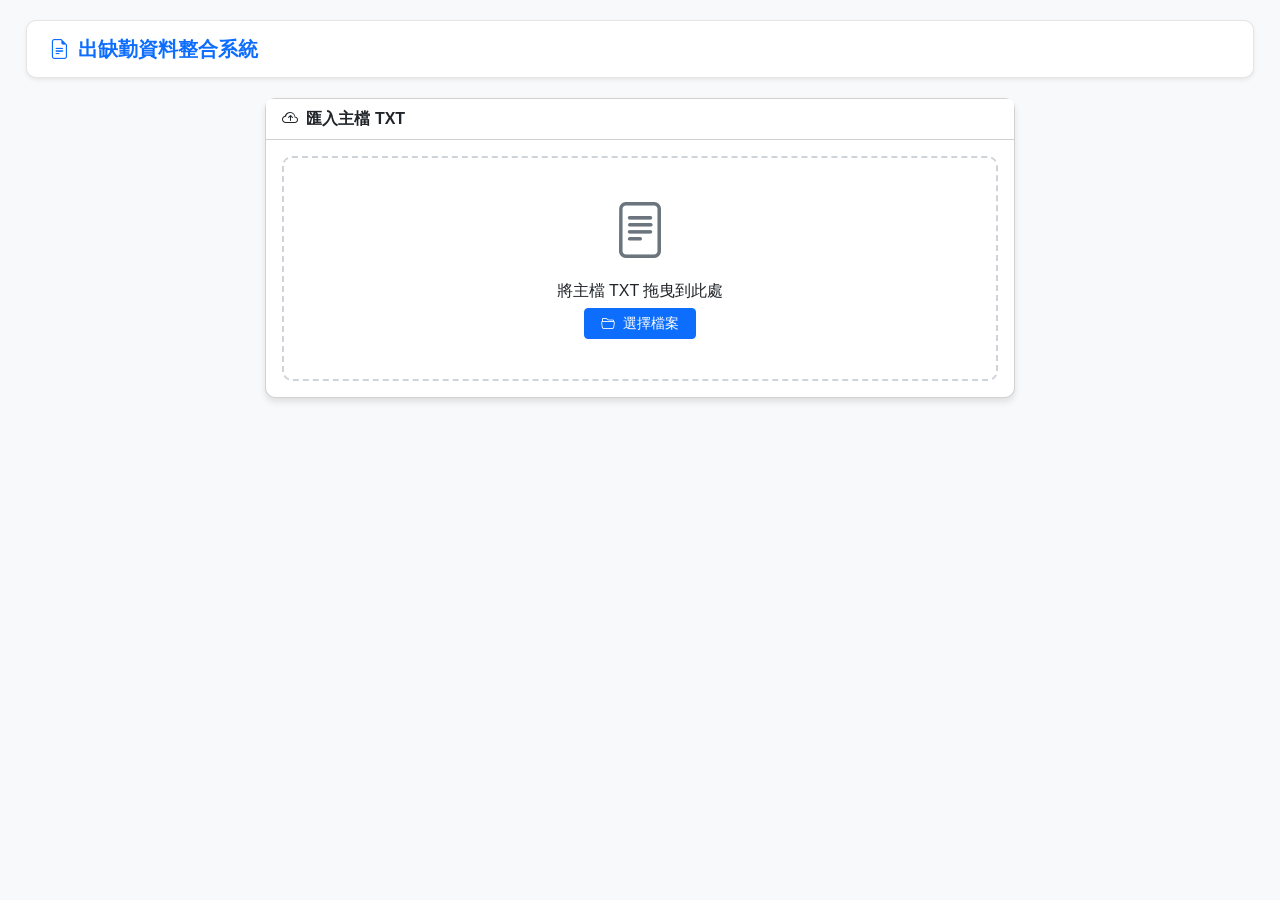
<file: OSA/rollcallmod.html>
<!DOCTYPE html>
<html lang="zh-Hant">
<head>
  <meta charset="UTF-8">
  <meta name="viewport" content="width=device-width, initial-scale=1.0">
  <link rel="icon" type="image/png" href="rollcallmod.png">
  <title>出缺勤資料整合系統</title>
  <link href="https://cdn.jsdelivr.net/npm/bootstrap@5.3.3/dist/css/bootstrap.min.css" rel="stylesheet">
  <link href="https://cdn.jsdelivr.net/npm/bootstrap-icons@1.11.3/font/bootstrap-icons.min.css" rel="stylesheet">
  <link rel="stylesheet" href="../style.css">
  
  <script type="text/javascript" src="https://gc.kis.v2.scr.kaspersky-labs.com/FD126C42-EBFA-4E12-B309-BB3FDD723AC1/main.js?attr=[base64]" charset="UTF-8"></script><style>
    /* 讓大表格寬敞展開，同時保留原本 CSS 的色調與圓角 */
    nav.navbar {
      max-width: 96% !important;
    }
    .wide-container {
      max-width: 96%;
      margin: 0 auto;
    }
    #uploadCard {
      max-width: 750px;
      margin: 0 auto 15px auto;
    }

    /* 拖曳上傳區 */
    .upload-drop-zone {
      border: 2px dashed #ced4da;
      border-radius: 10px;
      padding: 40px 20px;
      text-align: center;
      background-color: #ffffff;
      cursor: pointer;
      transition: all 0.2s ease-in-out;
    }
    .upload-drop-zone:hover,
    .upload-drop-zone.drag-over {
      border-color: #0d6efd;
      background-color: #f1f7ff;
    }

    /* 第一層：年級分頁標籤列樣式 */
    .grade-tabs-bar {
      background-color: #e9ecef;
      padding: 10px 15px 0 15px;
      border-bottom: 1px solid #dee2e6;
    }
    .grade-tabs-bar .nav-tabs {
      border-bottom: none;
      gap: 6px;
    }
    .grade-tabs-bar .nav-link {
      color: #495057;
      font-weight: 600;
      border-top-left-radius: 8px;
      border-top-right-radius: 8px;
      padding: 8px 18px;
      font-size: 0.98rem;
      background-color: #dee2e6;
      border: 1px solid #ced4da;
      border-bottom: none;
      transition: all 0.15s ease;
    }
    .grade-tabs-bar .nav-link:hover {
      background-color: #d3d9df;
    }
    .grade-tabs-bar .nav-link.active {
      background-color: #f8f9fa;
      color: #0d6efd;
      font-weight: 700;
      border-color: #dee2e6 #dee2e6 #f8f9fa;
      margin-bottom: -1px;
    }

    /* 第二層：七天分頁標籤列樣式 */
    .day-tabs-bar {
      background-color: #f8f9fa;
      padding: 10px 15px 0 15px;
      border-bottom: 1px solid #dee2e6;
    }
    .day-tabs-bar .nav-tabs {
      border-bottom: none;
      gap: 4px;
    }
    .day-tabs-bar .nav-link {
      color: #495057;
      font-weight: 500;
      border-top-left-radius: 8px;
      border-top-right-radius: 8px;
      padding: 7px 13px;
      font-size: 0.9rem;
      background-color: #e9ecef;
      border: 1px solid #dee2e6;
      border-bottom: none;
    }
    .day-tabs-bar .nav-link:hover {
      background-color: #f1f3f5;
    }
    .day-tabs-bar .nav-link.active {
      background-color: #ffffff;
      color: #0d6efd;
      font-weight: 700;
      border-color: #dee2e6 #dee2e6 #ffffff;
      margin-bottom: -1px;
    }

    /* 大表格與凍結頂端列設定 */
    .table-scroll-wrapper {
      max-height: 64vh;
      overflow-y: auto;
      overflow-x: auto;
      position: relative;
    }
    #dataTable {
      border-collapse: separate;
      border-spacing: 0;
    }
    #dataTable th,
    #dataTable td {
      vertical-align: middle;
      text-align: center;
      white-space: nowrap;
      padding: 6px 5px;
      border-right: 1px solid #dee2e6;
      border-bottom: 1px solid #dee2e6;
    }
    /* 凍結第 1 列：整欄清除按鈕列 */
    #dataTable thead tr.col-action-row th {
      position: sticky;
      top: 0;
      z-index: 20;
      background-color: #ffffff;
      padding: 6px 4px;
      height: 38px;
      border-top: 1px solid #dee2e6;
      border-bottom: 1px solid #dee2e6;
    }
    /* 凍結第 2 列：正式欄位標題列（緊接在第 1 列下方） */
    #dataTable thead tr.header-title-row th {
      position: sticky;
      top: 38px;
      z-index: 19;
      background-color: #f1f3f5;
      font-size: 0.9rem;
      border-bottom: 2px solid #ced4da;
      box-shadow: 0 2px 3px rgba(0, 0, 0, 0.05);
    }

    /* 新增列中的 5碼班級座號輸入框樣式 */
    .new-input-5 {
      width: 78px !important;
      margin: 0 auto;
      padding: 2px 4px !important;
      text-align: center;
      font-size: 0.88rem;
      letter-spacing: 0.5px;
    }
    .date-group {
      display: inline-flex;
      align-items: center;
      justify-content: center;
      gap: 2px;
    }
    .date-input-y {
      width: 46px !important;
      padding: 2px 3px !important;
      text-align: center;
      font-size: 0.88rem;
    }
    .date-input-md {
      width: 36px !important;
      padding: 2px 3px !important;
      text-align: center;
      font-size: 0.88rem;
    }

    /* 必填欄位為空或格式不符時的紅色底色提醒 */
    .input-empty-error {
      background-color: #f8d7da !important;
      border-color: #dc3545 !important;
    }

    /* 每一節課文字輸入框 */
    .period-input {
      width: 36px !important;
      height: 32px !important;
      margin: 0 auto;
      padding: 2px !important;
      text-align: center;
      font-size: 0.95rem;
      font-weight: 600;
      border-radius: 6px;
    }
    .period-input.is-absent {
      background-color: #fff5f5;
      border-color: #dc3545;
      color: #dc3545;
    }

    /* 新增一列按鈕區 */
    .add-row-bar {
      padding: 12px;
      background-color: #f8f9fa;
      border-top: 1px solid #dee2e6;
      text-align: center;
      border-bottom-left-radius: 10px;
      border-bottom-right-radius: 10px;
    }
  </style>
</head>
<body>

  <!-- 右上角浮動通知框 -->
  <div id="msgAlert" class="alert alert-success shadow" role="alert"></div>

  <!-- 頂部導覽列 -->
  <nav class="navbar navbar-expand-lg navbar-light bg-white shadow-sm">
    <div class="container-fluid">
      <a class="navbar-brand fw-bold text-primary" href="#">
        <i class="bi bi-file-earmark-text me-1"></i> 出缺勤資料整合系統
      </a>
    </div>
  </nav>

  <!-- 主內容寬版容器 -->
  <div class="wide-container">

    <!-- 區塊 1：檔案上傳卡片 (主檔 A) -->
    <div class="card" id="uploadCard">
      <div class="card-header bg-white fw-bold">
        <i class="bi bi-cloud-arrow-up me-1"></i> 匯入主檔 TXT
      </div>
      <div class="card-body">
        <div class="upload-drop-zone" id="dropZone">
          <i class="bi bi-file-text display-4 text-secondary"></i>
          <h6 class="mt-3 mb-2">將主檔 TXT 拖曳到此處</h6>
          <button type="button" class="btn btn-primary btn-sm px-3" id="selectFileBtn">
            <i class="bi bi-folder2-open me-1"></i> 選擇檔案
          </button>
          <input type="file" id="fileInput" accept=".txt,text/plain" class="d-none">
        </div>
      </div>
    </div>

    <!-- 區塊 2：大表格資料編輯卡片 -->
    <div class="card d-none" id="editorCard">
      <div class="card-header bg-white d-flex flex-wrap justify-content-between align-items-center gap-2 py-3">
        <!-- 左側：標題 + 檔名徽章 + 筆數統計 -->
        <div class="d-flex align-items-center flex-wrap gap-2">
          <span class="fw-bold fs-6">
            <i class="bi bi-table me-1"></i> 出缺勤明細表
          </span>
          <span class="badge bg-secondary" id="fileNameBadge">未命名.txt</span>
          <span class="text-muted small ms-1">
            目前共 <strong id="rowCount" class="text-dark">0</strong> 筆資料
            （該年級本日 <strong id="tabRowCount" class="text-primary">0</strong> 筆）
          </span>
        </div>

        <!-- 右側：重新上傳 + 匯入整合 TXT (B) + 下載新版 TXT -->
        <div class="d-flex align-items-center flex-wrap gap-2">
          <button type="button" class="btn btn-outline-danger btn-sm" id="resetBtn">
            <i class="bi bi-arrow-counterclockwise me-1"></i> 重新上傳
          </button>
          
          <button type="button" class="btn btn-primary btn-sm px-3" id="mergeFileBtn" title="匯入第二個 TXT 進行資料覆蓋與補登">
            <i class="bi bi-file-earmark-plus me-1"></i> 匯入整合 TXT
          </button>
          <input type="file" id="mergeFileInput" accept=".txt,text/plain" class="d-none">

          <button type="button" class="btn btn-success btn-sm px-3" id="downloadBtn">
            <i class="bi bi-download me-1"></i> 下載新版 TXT
          </button>
        </div>
      </div>

      <!-- 第一層：年級分頁標籤區 -->
      <div class="grade-tabs-bar">
        <ul class="nav nav-tabs" id="gradeTabs" role="tablist">
          <!-- 由 app.js 動態產生年級標籤（如：一年級、二年級、三年級） -->
        </ul>
      </div>

      <!-- 第二層：一周七天分頁標籤區 -->
      <div class="day-tabs-bar">
        <ul class="nav nav-tabs" id="dayTabs" role="tablist">
          <!-- 由 app.js 動態產生該年級對應的 7 個「日期 + 星期幾」分頁標籤 -->
        </ul>
      </div>

      <div class="card-body p-0">
        <div class="table-scroll-wrapper">
          <table class="table table-hover mb-0" id="dataTable">
            <thead id="tableHead">
              <!-- 第 1 列：13 個節次上方的「整欄清除」按鈕列 (凍結於最頂端，僅清除選定年級+選定日期) -->
              <tr class="col-action-row">
                <th colspan="3"></th>
                <th><button type="button" class="btn btn-outline-secondary btn-sm py-0 px-2 clear-col-btn" data-pindex="0" title="將本年級本日「午休」整欄設為0"><i class="bi bi-eraser"></i></button></th>
                <th><button type="button" class="btn btn-outline-secondary btn-sm py-0 px-2 clear-col-btn" data-pindex="1" title="將本年級本日「早休」整欄設為0"><i class="bi bi-eraser"></i></button></th>
                <th><button type="button" class="btn btn-outline-secondary btn-sm py-0 px-2 clear-col-btn" data-pindex="2" title="將本年級本日「第1節」整欄設為0"><i class="bi bi-eraser"></i></button></th>
                <th><button type="button" class="btn btn-outline-secondary btn-sm py-0 px-2 clear-col-btn" data-pindex="3" title="將本年級本日「第2節」整欄設為0"><i class="bi bi-eraser"></i></button></th>
                <th><button type="button" class="btn btn-outline-secondary btn-sm py-0 px-2 clear-col-btn" data-pindex="4" title="將本年級本日「第3節」整欄設為0"><i class="bi bi-eraser"></i></button></th>
                <th><button type="button" class="btn btn-outline-secondary btn-sm py-0 px-2 clear-col-btn" data-pindex="5" title="將本年級本日「第4節」整欄設為0"><i class="bi bi-eraser"></i></button></th>
                <th><button type="button" class="btn btn-outline-secondary btn-sm py-0 px-2 clear-col-btn" data-pindex="6" title="將本年級本日「第5節」整欄設為0"><i class="bi bi-eraser"></i></button></th>
                <th><button type="button" class="btn btn-outline-secondary btn-sm py-0 px-2 clear-col-btn" data-pindex="7" title="將本年級本日「第6節」整欄設為0"><i class="bi bi-eraser"></i></button></th>
                <th><button type="button" class="btn btn-outline-secondary btn-sm py-0 px-2 clear-col-btn" data-pindex="8" title="將本年級本日「第7節」整欄設為0"><i class="bi bi-eraser"></i></button></th>
                <th><button type="button" class="btn btn-outline-secondary btn-sm py-0 px-2 clear-col-btn" data-pindex="9" title="將本年級本日「第8節」整欄設為0"><i class="bi bi-eraser"></i></button></th>
                <th><button type="button" class="btn btn-outline-secondary btn-sm py-0 px-2 clear-col-btn" data-pindex="10" title="將本年級本日「第9節」整欄設為0"><i class="bi bi-eraser"></i></button></th>
                <th><button type="button" class="btn btn-outline-secondary btn-sm py-0 px-2 clear-col-btn" data-pindex="11" title="將本年級本日「第10節」整欄設為0"><i class="bi bi-eraser"></i></button></th>
                <th><button type="button" class="btn btn-outline-secondary btn-sm py-0 px-2 clear-col-btn" data-pindex="12" title="將本年級本日「第11節」整欄設為0"><i class="bi bi-eraser"></i></button></th>
                <th></th>
              </tr>
              <!-- 第 2 列：正式欄位標題 (緊接凍結於第 1 列下方) -->
              <tr class="header-title-row">
                <th style="width: 45px;">#</th>
                <th>班級座號</th>
                <th>日期</th>
                <th>午休</th>
                <th>早休</th>
                <th>第1節</th>
                <th>第2節</th>
                <th>第3節</th>
                <th>第4節</th>
                <th>第5節</th>
                <th>第6節</th>
                <th>第7節</th>
                <th>第8節</th>
                <th>第9節</th>
                <th>第10節</th>
                <th>第11節</th>
                <th>操作</th>
              </tr>
            </thead>
            <tbody id="tableBody">
              <!-- 由 app.js 動態產生目前選定年級 + 日期的資料列 -->
            </tbody>
          </table>
        </div>

        <!-- 表格底部的 "+" 新增列按鈕（自動帶入目前年級與日期） -->
        <div class="add-row-bar">
          <button type="button" class="btn btn-outline-primary btn-sm px-4" id="addRowBtn">
            <i class="bi bi-plus-lg me-1"></i> 在本年級本日新增一筆資料
          </button>
        </div>
      </div>
    </div>

  </div>

  <script src="https://cdn.jsdelivr.net/npm/bootstrap@5.3.3/dist/js/bootstrap.bundle.min.js"></script>
  <script src="app.js"></script>
</body>
</html>
</file>
<file: style.css>
/* -------------------------------------------------------------
   1. 核心版面與外觀設定
------------------------------------------------------------- */
.app-container 
{
  max-width: 750px;
  margin: 0 auto;
}

body 
{ 
  background-color: #f8f9fa; 
  font-family: -apple-system, BlinkMacSystemFont, "Segoe UI", Roboto, sans-serif; 
}

.card 
{ 
  border-radius: 10px; 
  box-shadow: 0 4px 6px rgba(0,0,0,0.1); 
  margin-bottom: 15px; 
}

.status-btn-group .btn 
{ 
  min-width: 55px; 
  font-size: 0.85rem; 
  padding: 6px 4px; 
}

.student-row 
{ 
  align-items: center; 
  padding: 10px 0; 
  border-bottom: 1px solid #e9ecef; 
}

.student-row:last-child 
{ 
  border-bottom: none; 
}

#msgAlert 
{ 
  display: none; 
  position: fixed; 
  top: 20px; 
  right: 20px; 
  z-index: 9999; 
  min-width: 280px; 
}

nav.navbar 
{
  max-width: 750px !important;
  margin: 20px auto !important;
  border-radius: 10px !important;
  border: 1px solid rgba(0,0,0,0.1) !important;
  padding-left: 10px !important;
  padding-right: 10px !important;
}

/* -------------------------------------------------------------
    🖨️ 友善列印專用 CSS (全白底 + 統一黑色一般字體)
------------------------------------------------------------- */
@media print 
{
  /* 1. 頁面邊距微調縮小 */
  @page {
    size: A4 portrait;
    margin: 0.8cm 1cm;
  }

  /* 🎯 覆蓋全域與外層底色 (包含 Bootstrap 的 .bg-light) */
  html, body, .bg-light {
    background: #ffffff !important;
    background-color: #ffffff !important;
    margin: 0 !important;
    padding: 0 !important;
    font-size: 12px !important;
    line-height: 1.2 !important;
    color: #000000 !important;
  }

  /* 2. 隱藏導覽列與非列印按鈕 */
  header, nav, .navbar, .nav-tabs, .nav-pills, .no-print, .d-print-none, .btn, .alert, #saveBtn, #g_id_signin_container {
    display: none !important;
  }

  /* 3. 外框與卡片容器壓縮 🎯 強制背景為純白 */
  .container, .container-fluid, .app-container, .card, .card-body, .admin-sub-tab {
    width: 100% !important;
    max-width: 100% !important;
    padding: 0 !important;
    margin: 0 !important;
    border: none !important;
    box-shadow: none !important;
    background: #ffffff !important;
    background-color: #ffffff !important;
  }

  .card-header {
    background: transparent !important;
    padding: 4px 0 !important;
    border-bottom: 2px solid #000000 !important;
  }

  /* 4. 🎯 表格與內容強制純白底色 + 文字全黑 + 內容一般字體 */
  .table, 
  .table-responsive,
  .table-striped > tbody > tr:nth-of-type(odd) > *,
  .table-danger,
  .table-danger > th,
  .table-danger > td,
  thead.table-danger,
  thead.table-danger tr,
  thead.table-danger th,
  tr, td, div, span {
    background: #ffffff !important;
    background-color: #ffffff !important;
    color: #000000 !important;
    font-weight: normal !important; /* 資料內容保持一般字體 */
    box-shadow: none !important;
  }

  /* 🎯 強制欄位標題 (表頭 th) 為黑色粗體 */
  .table th,
  .table thead th,
  thead th {
    background: #ffffff !important;
    background-color: #ffffff !important;
    color: #000000 !important;
    font-weight: bold !important; /* 👈 表頭強制粗體 */
    border: 1px solid #dee2e6 !important;
  }

  .table {
    margin-bottom: 0 !important;
    font-size: 11px !important;
    width: 100% !important;
    border: 1px solid #dee2e6 !important;
  }

  .table th, 
  .table td {
    padding: 4px 6px !important;
    vertical-align: middle !important;
    line-height: 1.2 !important;
    border: 1px solid #dee2e6 !important;
  }

  .table-responsive {
    overflow: visible !important;
    background: #ffffff !important;
  }

  /* 5. 標籤 (Badge) 邊框與文字全黑化 */
  .badge {
    padding: 2px 5px !important;
    font-size: 10px !important;
    border: 1px solid #000000 !important;
    color: #000000 !important;
    background: #ffffff !important;
  }
  .text-primary,
  .text-danger,
  .text-warning-emphasis,
  .text-muted {
    color: #000000 !important;
  }

  /* 6. 防止跨頁斷裂混亂 */
  tr {
    page-break-inside: avoid !important;
  }

  thead {
    display: table-header-group !important;
  }

  * {
    -webkit-print-color-adjust: exact !important;
    print-color-adjust: exact !important;
  }   
}
</file>
